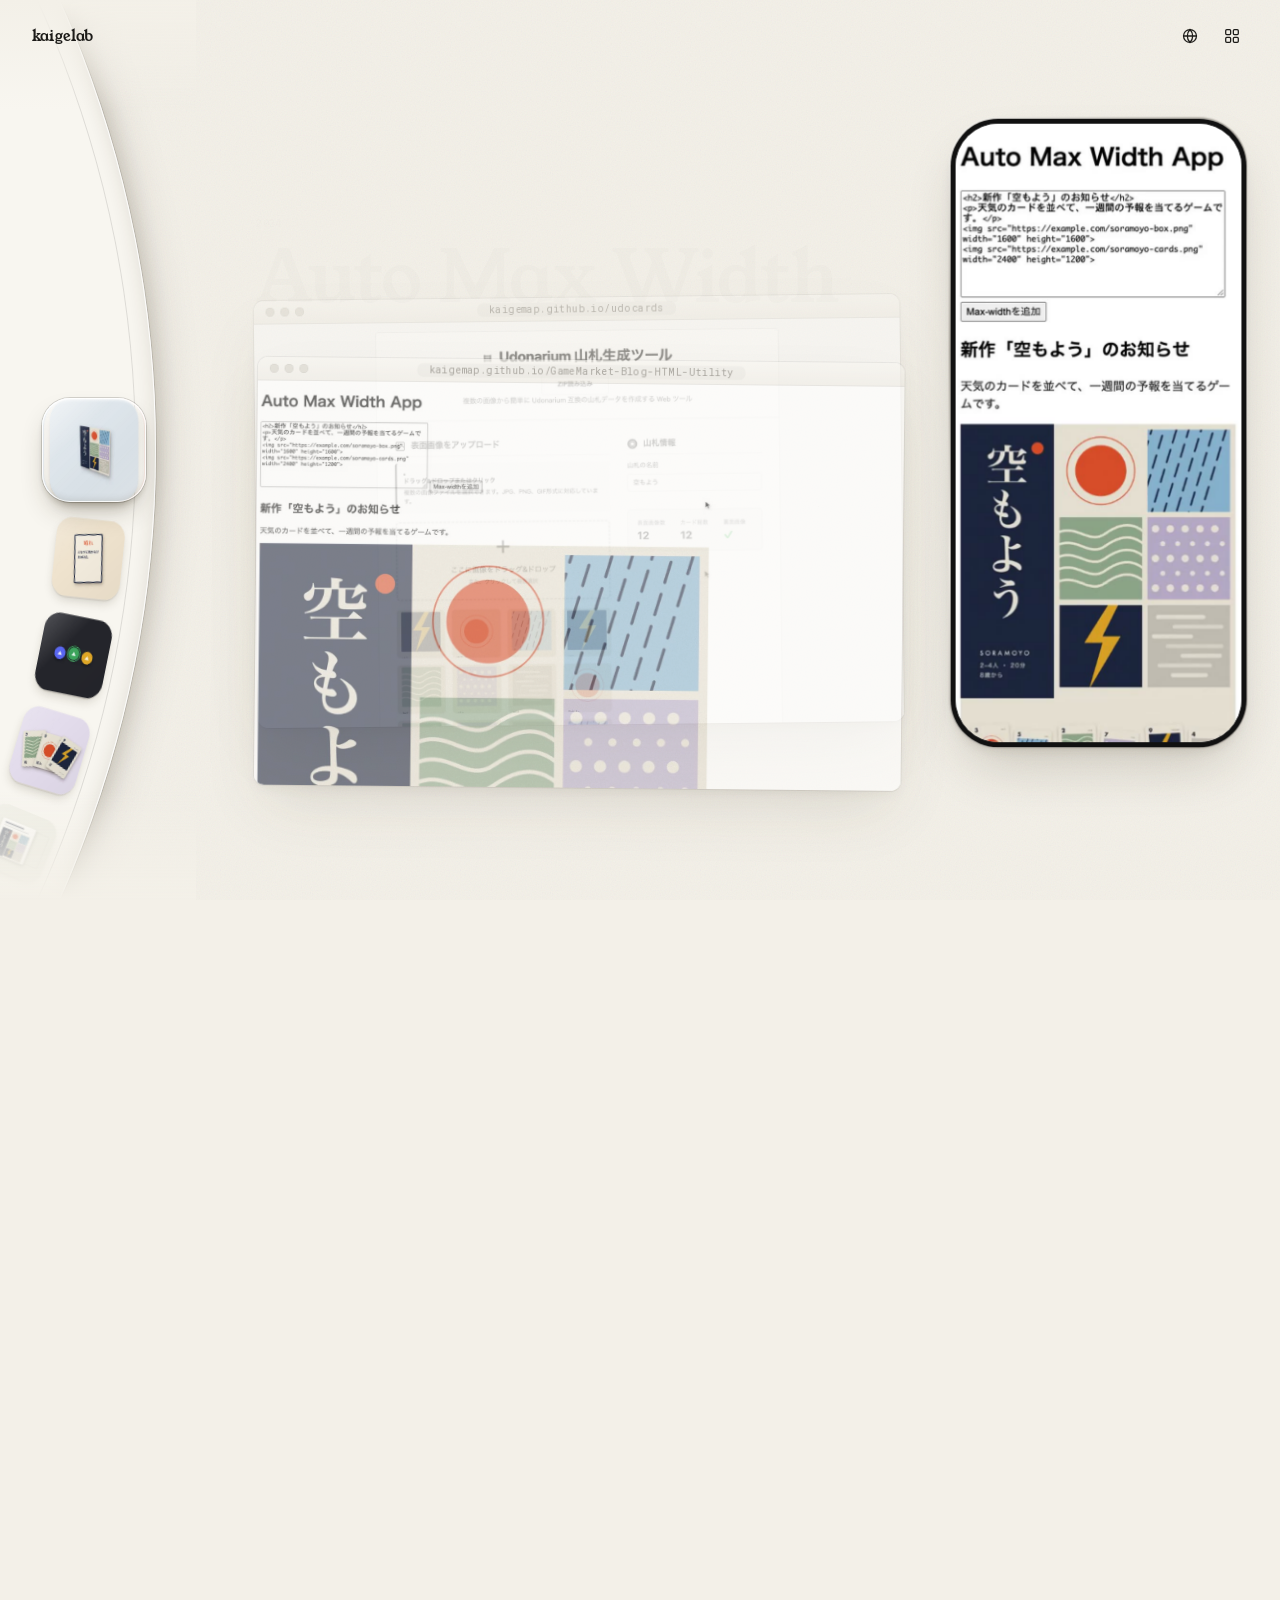
<file: index.html>
<!doctype html>
<html lang="ja">
  <head>
    <meta charset="utf-8">
    <meta name="viewport" content="width=device-width, initial-scale=1, viewport-fit=cover">
    <meta http-equiv="Content-Security-Policy" content="default-src 'self'; script-src 'self'; style-src 'self' 'unsafe-inline'; img-src 'self' data:; media-src 'self'; font-src 'self'; connect-src 'self'; object-src 'none'; base-uri 'none'; form-action 'none'; require-trusted-types-for 'script'; trusted-types 'none'">
    <meta name="referrer" content="strict-origin-when-cross-origin">
    <title>kaigelab</title>
    <meta name="description" content="Small browser tools by kaigemap, shown running on a PC and a phone.">
    <meta property="og:title" content="kaigelab">
    <meta property="og:description" content="Small browser tools by kaigemap">
    <meta property="og:type" content="website">
    <meta property="og:url" content="https://kaigemap.github.io/">
    <meta property="og:image" content="https://kaigemap.github.io/media/hakogazou.jpg">
    <meta name="twitter:card" content="summary_large_image">
    <meta name="theme-color" content="#F3F0E8" media="(prefers-color-scheme: light)">
    <meta name="theme-color" content="#161513" media="(prefers-color-scheme: dark)">
    <link rel="icon" href="favicon.svg" type="image/svg+xml">
    <link rel="alternate" hreflang="ja" href="https://kaigemap.github.io/?lang=ja">
    <link rel="alternate" hreflang="en" href="https://kaigemap.github.io/?lang=en">
    <link rel="alternate" hreflang="es" href="https://kaigemap.github.io/?lang=es">
    <link rel="alternate" hreflang="ko" href="https://kaigemap.github.io/?lang=ko">
    <link rel="alternate" hreflang="x-default" href="https://kaigemap.github.io/">
    <link rel="preload" href="fonts/YoungSerif-Regular.ttf" as="font" type="font/ttf" crossorigin>
    <link rel="stylesheet" href="css/site.css">
    <script type="module" src="js/main.js"></script>
  </head>
  <body data-view="dial">
    <header class="bar">
      <a class="brand" href="./">kaigelab</a>
      <div class="tools">
        <div class="lang">
          <button type="button" class="icon-btn" id="lang-btn" aria-haspopup="menu" aria-expanded="false" data-tip-align="end">
            <svg viewBox="0 0 20 20" aria-hidden="true"><circle cx="10" cy="10" r="7.2"/><path d="M2.8 10h14.4M10 2.8c2 2.1 3 4.5 3 7.2s-1 5.1-3 7.2M10 2.8c-2 2.1-3 4.5-3 7.2s1 5.1 3 7.2"/></svg>
          </button>
          <div class="lang-menu" id="lang-menu" role="menu" hidden></div>
        </div>
        <button type="button" class="icon-btn" id="view-btn" data-tip-align="end">
          <svg class="i-wall" viewBox="0 0 20 20" aria-hidden="true"><rect x="3" y="3" width="5.5" height="5.5" rx="1.2"/><rect x="11.5" y="3" width="5.5" height="5.5" rx="1.2"/><rect x="3" y="11.5" width="5.5" height="5.5" rx="1.2"/><rect x="11.5" y="11.5" width="5.5" height="5.5" rx="1.2"/></svg>
          <svg class="i-dial" viewBox="0 0 20 20" aria-hidden="true"><rect x="2.2" y="5.2" width="11" height="8.2" rx="1.4"/><path d="M5.5 15.8h4.4"/><rect x="14.8" y="4.2" width="3.6" height="10.6" rx="1.1"/></svg>
        </button>
      </div>
    </header>

    <main>
      <h1 class="sr-only">kaigelab</h1>

      <section class="stage" id="stage" aria-roledescription="carousel">
        <div class="dial" id="dial">
          <div class="wheel" aria-hidden="true"></div>
          <div class="slots" id="slots" role="group"></div>
          <div class="fade fade-a" aria-hidden="true"></div>
          <div class="fade fade-b" aria-hidden="true"></div>
          <div class="loupe" aria-hidden="true"></div>
        </div>
        <div class="pairs" id="pairs"></div>
        <div class="caption" id="caption" aria-live="polite">
          <p class="desc"><span id="desc"></span><a class="icon-btn open" id="open" href="#" data-tip-pos="top"><svg viewBox="0 0 20 20" aria-hidden="true"><path d="M8.5 4.5H5.2A1.7 1.7 0 0 0 3.5 6.2v8.6c0 .9.8 1.7 1.7 1.7h8.6c.9 0 1.7-.8 1.7-1.7v-3.3M11.5 3.5h5v5M16.2 3.8 9.5 10.5"/></svg></a></p>
          <p class="why" id="why"></p>
        </div>
      </section>
      <div class="scroller" id="scroller" aria-hidden="true"></div>

      <section class="wall" id="wall" hidden></section>
    </main>

    <template id="t-pc">
      <div class="pc">
        <div class="pc-bar">
          <span class="dots" aria-hidden="true"><i></i><i></i><i></i></span>
          <span class="url"><span class="url-text"></span></span>
        </div>
        <div class="screen pc-screen"><img class="poster" alt="" decoding="async"></div>
      </div>
    </template>
    <template id="t-phone">
      <div class="phone"><div class="bezel"><div class="screen phone-screen"><img class="poster" alt="" decoding="async"></div></div></div>
    </template>
    <template id="t-title">
      <div class="title">
        <p class="meta"><span class="year"></span></p>
        <h2 class="name"></h2>
      </div>
    </template>
    <template id="t-tile">
      <div class="slot">
        <div class="tile-pos">
          <button type="button" class="tile">
            <span class="tile-in">
              <span class="tile-face"></span>
              <span class="tile-lift" aria-hidden="true"></span>
              <span class="tile-light" aria-hidden="true"></span>
            </span>
          </button>
        </div>
      </div>
    </template>

    <noscript>
      <ul class="noscript">
        <li><a href="https://kaigemap.github.io/hakogazou/">hakogazou</a></li>
        <li><a href="https://kaigemap.github.io/zatsucard/">zatsucard</a></li>
        <li><a href="https://kaigemap.github.io/discord-streamkit-layer/">DiscordPyoko</a></li>
        <li><a href="https://kaigemap.github.io/udocards/">udocards</a></li>
        <li><a href="https://kaigemap.github.io/GameMarket-Blog-HTML-Utility/">Auto Max Width</a></li>
        <li><a href="https://kaigemap.github.io/BrowserSenkou/">BrowserSenkou</a></li>
        <li><a href="https://sticker-sheet-simulator.pages.dev/">Sticker Sheet Simulator</a></li>
        <li><a href="https://fuchimoji.pages.dev/">fuchimoji</a></li>
        <li><a href="https://sticker-split.pages.dev/">Sticker Split</a></li>
        <li><a href="https://ocbox.pages.dev/">OCBOX</a></li>
        <li><a href="https://github.com/kaigemap/claude-skill-decision-board">decision-board</a></li>
        <li><a href="https://github.com/kaigemap/claude-skill-speak-notify">speak-notify</a></li>
      </ul>
    </noscript>
  </body>
</html>
</file>
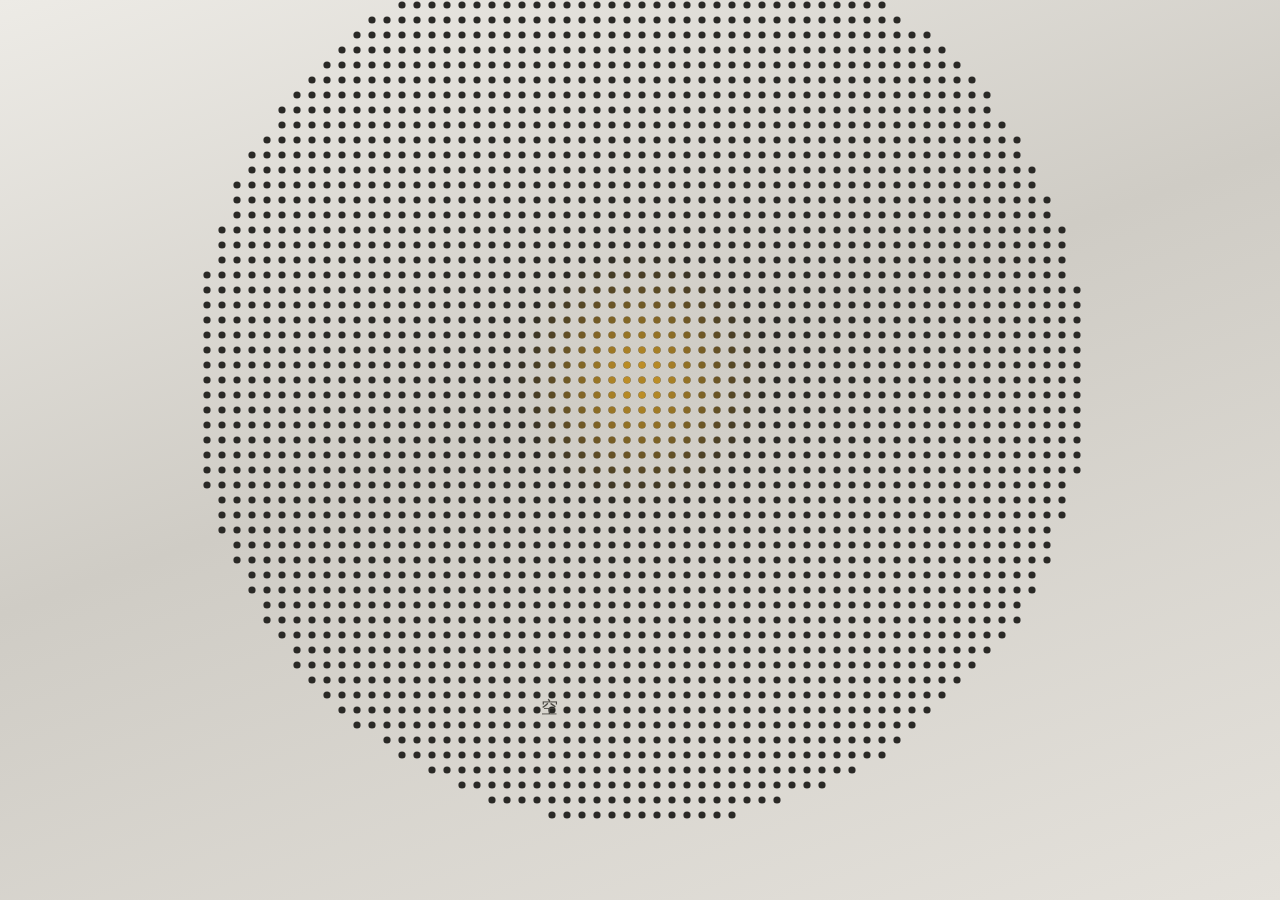
<file: tools/record/scenes/speak-notify-phone.html>
<!doctype html>
<meta charset="utf-8">
<title>speak-notify (speaker plate, for the recording)</title>
<!-- A metal speaker plate. The holes light up from the centre outwards, once per spoken beat. -->
<style>
  html, body { margin: 0; height: 100%; }
  body { background: linear-gradient(160deg, #EDEBE6, #CFCCC5 45%, #E4E1DB); display: grid; place-items: center; overflow: hidden; }
  canvas { position: absolute; inset: 0; width: 100%; height: 100%; }
  .words { position: absolute; left: 0; right: 0; bottom: 18%; text-align: center; font: 17px/1.6 ui-monospace, "SF Mono", Menlo, monospace; letter-spacing: .06em; color: #4A4843; min-height: 1.6em; }
  .words span { opacity: 0; transition: opacity .2s; }
  .words span.on { opacity: 1; }
</style>
<canvas id="c"></canvas>
<p class="words" id="w"></p>
<script>
  const text = '空もよう、終わりました'
  const w = document.getElementById('w')
  const spans = [...text].map((ch) => { const s = document.createElement('span'); s.textContent = ch; w.append(s); return s })
  const c = document.getElementById('c')
  const ctx = c.getContext('2d')
  const dpr = devicePixelRatio || 1
  const W = innerWidth, H = innerHeight
  c.width = W * dpr; c.height = H * dpr; ctx.scale(dpr, dpr)
  const cx = W / 2, cy = H * 0.42, R = W * 0.35
  const holes = []
  for (let y = cy - R; y <= cy + R; y += 15) for (let x = cx - R; x <= cx + R; x += 15) {
    const d = Math.hypot(x - cx, y - cy)
    if (d <= R) holes.push([x, y, d / R])
  }
  // beats: one per character, starting at 1.2 s
  const beats = [...text].map((_, i) => 1200 + i * 330)
  const t0 = performance.now()
  function frame(now) {
    const t = now - t0
    ctx.clearRect(0, 0, W, H)
    let glow = 0
    for (const b of beats) {
      const k = (t - b) / 400
      if (k >= 0 && k <= 1) glow = Math.max(glow, 1)
    }
    for (const [x, y, r] of holes) {
      let g = 0
      for (const b of beats) {
        const k = (t - b) / 400 // the ring travels from the centre to the rim in 400 ms
        if (k < 0 || k > 1.2) continue
        g = Math.max(g, Math.max(0, 1 - Math.abs(r - k) * 4) * 0.8)
      }
      ctx.beginPath()
      ctx.arc(x, y, 3.6, 0, Math.PI * 2)
      ctx.fillStyle = '#2A2926'
      ctx.fill()
      if (g > 0) { ctx.fillStyle = `rgba(227,169,39,${g.toFixed(3)})`; ctx.fill() }
    }
    spans.forEach((s, i) => s.classList.toggle('on', t > beats[i] && t < 8200))
    requestAnimationFrame(frame)
  }
  requestAnimationFrame(frame)
</script>
</file>
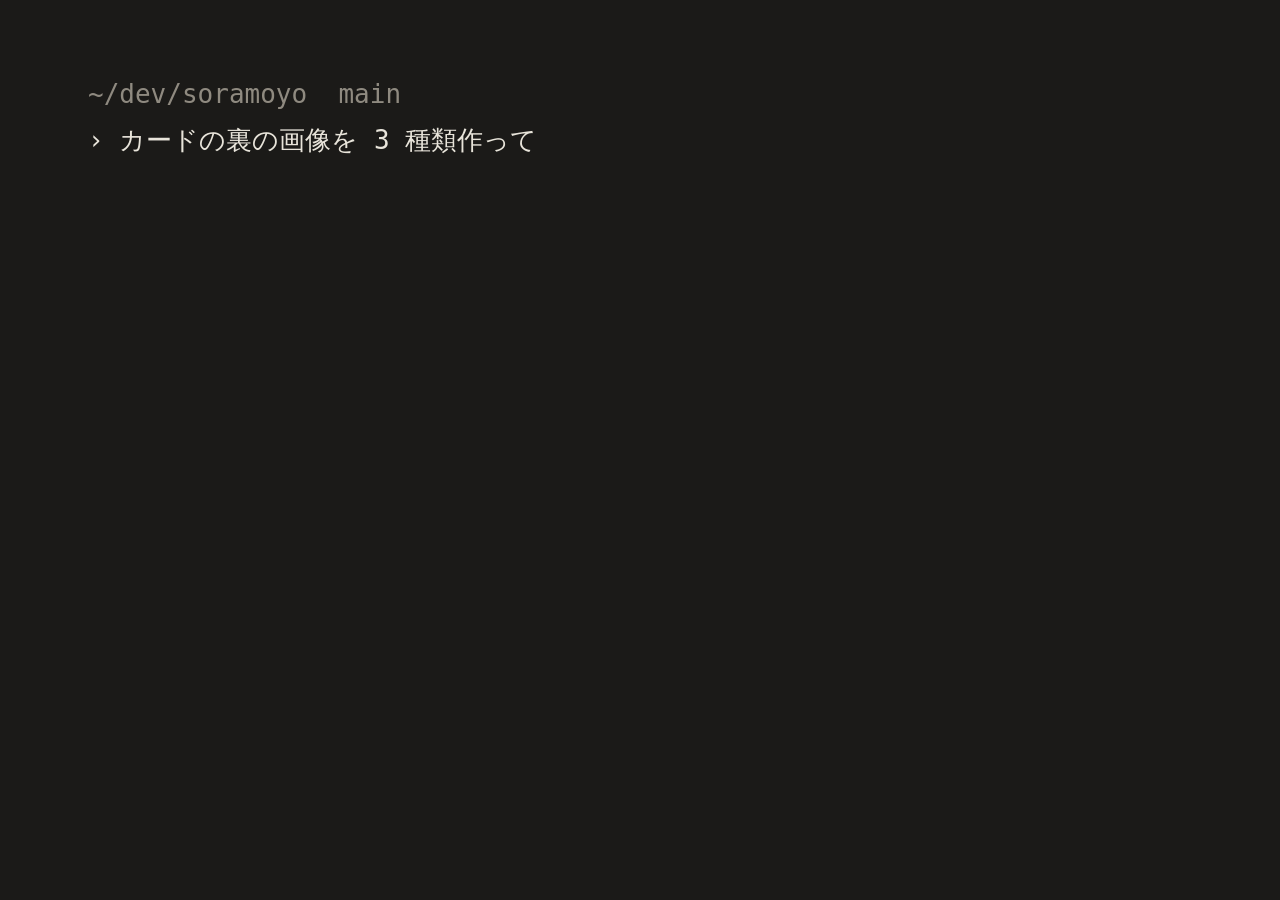
<file: tools/record/scenes/speak-notify.html>
<!doctype html>
<meta charset="utf-8">
<title>speak-notify (terminal, for the recording)</title>
<!-- A made-up terminal session for the recording (not a real one): a task finishes and the project name is spoken. -->
<style>
  html, body { margin: 0; height: 100%; background: #1B1A18; }
  body { font: 26px/1.75 ui-monospace, "SF Mono", Menlo, monospace; color: #E8E4DA; padding: 72px 88px; box-sizing: border-box; -webkit-font-smoothing: antialiased; }
  .line { white-space: pre; opacity: 0; transform: translateY(4px); transition: opacity .25s, transform .25s; }
  .line.on { opacity: 1; transform: none; }
  .dim { color: #8F8A80; }
  .ok { color: #93AD8E; }
  .say { color: #E3A927; margin-top: 18px; display: flex; align-items: center; gap: 14px; }
  .wave { display: inline-flex; gap: 5px; align-items: center; height: 26px; }
  .wave i { width: 5px; height: 6px; border-radius: 2px; background: #E3A927; }
  .say.on .wave i { animation: w .8s ease-in-out infinite; }
  .wave i:nth-child(2) { animation-delay: .1s !important; } .wave i:nth-child(3) { animation-delay: .2s !important; } .wave i:nth-child(4) { animation-delay: .3s !important; }
  @keyframes w { 50% { height: 26px; } }
  .caret { display: inline-block; width: 13px; height: 28px; background: #E8E4DA; vertical-align: -3px; animation: b 1s steps(1) infinite; }
  @keyframes b { 50% { opacity: 0; } }
</style>
<div class="line dim">~/dev/soramoyo  main</div>
<div class="line">› カードの裏の画像を 3 種類作って</div>
<div class="line"> </div>
<div class="line"><span class="ok">  ✓</span> card-back-1.png を書き出しました</div>
<div class="line"><span class="ok">  ✓</span> card-back-2.png を書き出しました</div>
<div class="line"><span class="ok">  ✓</span> card-back-3.png を書き出しました</div>
<div class="line"> </div>
<div class="line">  終わりました。3 枚とも images/ にあります。</div>
<div class="line say"><span class="wave"><i></i><i></i><i></i><i></i></span>speak-notify: 「空もよう、終わりました」</div>
<div class="line">› <span class="caret"></span></div>
<script>
  const lines = [...document.querySelectorAll('.line')]
  const at = [200, 700, 900, 1500, 1900, 2300, 2500, 3000, 3700, 6200]
  lines.forEach((l, i) => setTimeout(() => l.classList.add('on'), at[i]))
  setTimeout(() => document.querySelector('.say').classList.remove('on'), 6000)
</script>
</file>
<file: css/site.css>
/* kaigelab. Design: docs/DESIGN.md. Positions come from js/main.js as CSS variables on #stage. */

@font-face {
  font-family: "Young Serif";
  src: url("../fonts/YoungSerif-Regular.ttf") format("truetype");
  font-weight: 400;
  font-display: swap;
}
@font-face {
  font-family: "Roboto Mono";
  src: url("../fonts/RobotoMono-Regular-ascii.woff2") format("woff2");
  font-weight: 400;
  font-display: swap;
  unicode-range: U+20-7E;
}

:root {
  color-scheme: light dark;
  --paper: #F3F0E8;
  --paper-2: #ECE8DE;
  --wheel: #F8F6F0;
  --ink: #1C1B18;
  --ink-2: #6F6B62;
  --ink-3: #A39E93;
  --line: rgba(28, 27, 24, .12);
  --shadow-rgb: 50, 40, 20;
  --win: #FFFFFF;
  --win-bar: linear-gradient(#F7F5F0, #EEEBE4);
  --metal: linear-gradient(145deg, #F6F4EF, #B4B0A7 28%, #ECE9E2 52%, #8F8B83 100%);
  --rim-light: rgba(255, 255, 255, .9);
  --grain-opacity: .07;
  --sh-device: 0 1px 1px rgba(var(--shadow-rgb), .05), 0 6px 12px -4px rgba(var(--shadow-rgb), .10), 0 28px 56px -16px rgba(var(--shadow-rgb), .22);
  --win-edge: 0 0 0 1px rgba(28, 27, 24, .10);
  --serif: "Young Serif", "Iowan Old Style", Georgia, serif;
  --mono: "Roboto Mono", ui-monospace, Menlo, Consolas, monospace;
  --sans: -apple-system, BlinkMacSystemFont, "Hiragino Sans", "Yu Gothic UI", "Apple SD Gothic Neo", "Malgun Gothic", "Noto Sans JP", "Noto Sans KR", "Segoe UI", sans-serif;
  --mincho: "Iowan Old Style", Georgia, "AppleMyungjo", "Batang", serif; /* the reason in en / es / ko; Japanese uses the gothic */
}

@media (prefers-color-scheme: dark) {
  :root {
    --paper: #161513;
    --paper-2: #1D1C19;
    --wheel: #201F1C;
    --ink: #ECE8DF;
    --ink-2: #A29D92;
    --ink-3: #6E6A61;
    --line: rgba(236, 232, 223, .12);
    --shadow-rgb: 0, 0, 0;
    --win: #232220;
    --win-bar: linear-gradient(#2B2A27, #252421);
    --metal: linear-gradient(145deg, #6B6862, #2E2D2A 28%, #57544F 52%, #1F1E1C 100%);
    --rim-light: rgba(255, 255, 255, .06);
    --grain-opacity: .05;
    --sh-device: 0 1px 1px rgba(0, 0, 0, .30), 0 6px 12px -4px rgba(0, 0, 0, .40), 0 28px 56px -16px rgba(0, 0, 0, .60);
    --win-edge: 0 0 0 1px rgba(255, 255, 255, .07);
  }
  .tile-face img { filter: brightness(.92); }
}

* { box-sizing: border-box; }
html { -webkit-text-size-adjust: 100%; }
body {
  margin: 0;
  background: var(--paper);
  color: var(--ink);
  font-family: var(--sans);
  font-size: 13px;
  line-height: 1.6;
  -webkit-font-smoothing: antialiased;
  -webkit-tap-highlight-color: transparent;
}
/* the dial view is a long page of invisible sections, one per item; the stage stays fixed on top */
html[data-view="dial"] { overscroll-behavior-y: none; }
.scroller { position: relative; z-index: 0; }
.scroller .snap { height: 100svh; }
html[data-view="wall"] .scroller { display: none; }
/* paper grain, under everything */
body::before {
  content: "";
  position: fixed;
  inset: 0;
  z-index: -1;
  pointer-events: none;
  opacity: var(--grain-opacity);
  background-image: url("data:image/svg+xml,%3Csvg xmlns='http://www.w3.org/2000/svg' width='240' height='240'%3E%3Cfilter id='n'%3E%3CfeTurbulence type='fractalNoise' baseFrequency='.8' numOctaves='2' stitchTiles='stitch'/%3E%3C/filter%3E%3Crect width='240' height='240' filter='url(%23n)'/%3E%3C/svg%3E");
}
:lang(ko) { word-break: keep-all; }
/* the reason is set in a serif for the other languages, but Japanese stays in the same gothic as everything else */
:lang(ja) .why, :lang(ja) .w-why { font-family: var(--sans); letter-spacing: 0; }
:lang(ja) { line-break: strict; }
a { color: inherit; }
button { font: inherit; color: inherit; }
p, h1, h2 { margin: 0; }
:focus-visible { outline: 2px solid var(--ink); outline-offset: 3px; border-radius: 4px; }
.sr-only { position: absolute; width: 1px; height: 1px; overflow: hidden; clip-path: inset(50%); white-space: nowrap; }

/* ---------- header ---------- */

.bar {
  position: fixed;
  inset: 0 0 auto;
  z-index: 50;
  display: flex;
  align-items: center;
  justify-content: space-between;
  height: 64px;
  padding: 8px var(--m, 32px) 0;
  pointer-events: none;
}
.bar > * { pointer-events: auto; }
body[data-view="wall"] .bar { background: color-mix(in srgb, var(--paper) 90%, transparent); backdrop-filter: blur(10px); -webkit-backdrop-filter: blur(10px); }
.brand { font-family: var(--serif); font-size: 15px; text-decoration: none; letter-spacing: 0; }
.tools { display: flex; align-items: center; gap: 10px; }
.lang { position: relative; }
.icon-btn {
  display: grid;
  place-items: center;
  min-width: 32px;
  height: 32px;
  padding: 0 6px;
  border: 0;
  border-radius: 8px;
  background: transparent;
  cursor: pointer;
}
.icon-btn svg { width: 18px; height: 18px; fill: none; stroke: var(--ink); stroke-width: 1.4; stroke-linecap: round; stroke-linejoin: round; }
body[data-view="dial"] .i-dial, body[data-view="wall"] .i-wall { display: none; }
@media (hover: hover) { .icon-btn:hover { background: var(--line); } }
.icon-btn.menu-open { background: var(--line); }
.lang-menu {
  position: absolute;
  right: 0;
  top: 38px;
  min-width: 132px;
  padding: 6px;
  border-radius: 12px;
  background: var(--paper-2);
  box-shadow: 0 0 0 1px var(--line), 0 12px 28px -8px rgba(var(--shadow-rgb), .3);
  transform-origin: top right;
  animation: menu-in .22s cubic-bezier(.2, .9, .3, 1.2);
}
@keyframes menu-in { from { opacity: 0; transform: scale(.94) translateY(-4px); } }
.lang-menu button {
  display: flex;
  justify-content: space-between;
  gap: 16px;
  width: 100%;
  padding: 7px 10px;
  border: 0;
  border-radius: 7px;
  background: transparent;
  text-align: left;
  font-size: 13px;
  cursor: pointer;
}
.lang-menu button[aria-checked="true"]::after { content: ""; width: 6px; height: 6px; margin: auto 0; border-radius: 50%; background: var(--ink); }
@media (hover: hover) { .lang-menu button:hover { background: var(--line); } }

/* ---------- tooltips for icon buttons (text from data-tip, set per language) ---------- */

[data-tip] { position: relative; }
[data-tip]::after {
  content: attr(data-tip);
  position: absolute;
  left: 50%;
  top: calc(100% + 8px);
  z-index: 100;
  padding: 5px 9px;
  border-radius: 7px;
  background: var(--ink);
  color: var(--paper);
  font-family: var(--sans);
  font-size: 11px;
  font-weight: 500;
  line-height: 1.3;
  letter-spacing: 0;
  white-space: nowrap;
  pointer-events: none;
  opacity: 0;
  transform: translate(-50%, -3px);
  transition: opacity .14s ease-out, transform .18s cubic-bezier(.2, .9, .3, 1.2);
}
[data-tip][data-tip-pos="top"]::after { top: auto; bottom: calc(100% + 8px); transform: translate(-50%, 3px); }
[data-tip][data-tip-align="end"]::after { left: auto; right: 0; transform: translateY(-3px); }
@media (hover: hover) {
  [data-tip]:hover::after { opacity: 1; transform: translate(-50%, 0); transition-delay: .25s; }
  [data-tip][data-tip-align="end"]:hover::after { transform: none; }
}
[data-tip]:focus-visible::after { opacity: 1; transform: translate(-50%, 0); }
[data-tip][data-tip-align="end"]:focus-visible::after { transform: none; }
.icon-btn.menu-open::after { display: none; }
.tile-tip {
  position: fixed;
  left: 0;
  top: 0;
  z-index: 100;
  padding: 5px 9px;
  border-radius: 7px;
  background: var(--ink);
  color: var(--paper);
  font-size: 11px;
  line-height: 1.3;
  white-space: nowrap;
  pointer-events: none;
  opacity: 0;
  transition: opacity .14s ease-out;
}
.tile-tip.on { opacity: 1; transition-delay: .2s; }

/* ---------- stage ---------- */

.stage {
  position: fixed;
  inset: 0;
  z-index: 1;
  height: 100svh;
  overflow: hidden;
  user-select: none;
  -webkit-user-select: none;
}
body[data-view="wall"] .stage { display: none; }
body:not(.ready) .stage { visibility: hidden; }

/* the dial */
.dial { position: absolute; inset: 0; contain: layout paint; pointer-events: none; }
.wheel {
  position: absolute;
  left: calc(var(--cx) - var(--R));
  top: calc(var(--cy) - var(--R));
  width: calc(var(--R) * 2);
  height: calc(var(--R) * 2);
  border-radius: 50%;
  background: var(--wheel);
  box-shadow: inset 0 0 0 1px var(--rim-light), inset -14px 0 24px -18px rgba(var(--shadow-rgb), .18), 0 0 0 1px var(--line),
    6px 0 24px -6px rgba(var(--shadow-rgb), .18), 18px 0 48px -18px rgba(var(--shadow-rgb), .18);
  pointer-events: auto;
  touch-action: none; /* the reel takes the finger itself */
  cursor: grab;
}
.stage.grabbing, .stage.grabbing .wheel, .stage.grabbing .tile { cursor: grabbing; }
.wheel::after { content: ""; position: absolute; inset: 20px; border-radius: 50%; box-shadow: inset 0 0 0 1px var(--line); }
.stage[data-shape="tall"] .wheel {
  box-shadow: inset 0 0 0 1px var(--rim-light), inset 0 14px 24px -18px rgba(var(--shadow-rgb), .18), 0 0 0 1px var(--line),
    0 -6px 24px -6px rgba(var(--shadow-rgb), .18), 0 -18px 48px -18px rgba(var(--shadow-rgb), .18);
}

.slots { position: absolute; left: var(--cx); top: var(--cy); width: 0; height: 0; }
.slot { position: absolute; left: 0; top: 0; width: 0; height: 0; will-change: transform; }

.tile-pos {
  position: absolute;
  left: calc(var(--rt) - var(--tile) / 2);
  top: calc(var(--tile) / -2);
  width: var(--tile);
  height: var(--tile);
  will-change: transform;
}
.tile {
  position: absolute;
  inset: 0;
  padding: 0;
  border: 0;
  border-radius: 22%;
  background: transparent;
  cursor: pointer;
  pointer-events: auto;
  touch-action: none;
  will-change: transform;
}
.tile::before { /* the deep shadow under a lifted tile */
  content: "";
  position: absolute;
  inset: 0;
  border-radius: inherit;
  box-shadow: 0 12px 22px -6px rgba(var(--shadow-rgb), .34);
  opacity: var(--lift, 0);
}
.tile-in {
  position: absolute;
  inset: 0;
  overflow: hidden;
  border-radius: 22%;
  background: var(--paper-2);
  box-shadow: inset 0 1px 0 rgba(255, 255, 255, .55), inset 0 -2px 0 rgba(0, 0, 0, .07),
    0 1px 1px rgba(var(--shadow-rgb), .10), 0 5px 10px -3px rgba(var(--shadow-rgb), .22);
}
.stage[data-shape="tall"] .tile-in { transform: rotate(90deg); }
.tile-face { position: absolute; inset: 0; display: grid; place-items: center; font-family: var(--serif); font-size: 26px; color: var(--ink); }
.tile-face img { width: 100%; height: 100%; object-fit: cover; -webkit-user-drag: none; }
.tile-light {
  position: absolute;
  inset: -25%;
  background: linear-gradient(140deg, rgba(255, 255, 255, .34), rgba(255, 255, 255, 0) 42%, rgba(0, 0, 0, .05));
  will-change: transform;
}
.tile-lift { display: none; }

.loupe {
  position: absolute;
  width: var(--loupe);
  height: var(--loupe);
  left: calc(var(--cx) + var(--rt) - var(--loupe) / 2);
  top: calc(var(--cy) - var(--loupe) / 2);
  border-radius: 27%;
  background: linear-gradient(135deg, rgba(255, 255, 255, .55) 0%, rgba(255, 255, 255, .08) 34%, rgba(255, 255, 255, 0) 62%, rgba(255, 255, 255, .22) 100%);
  box-shadow: inset 0 0 0 1px rgba(255, 255, 255, .85), inset 0 2px 3px rgba(255, 255, 255, .9), inset 0 -3px 6px rgba(40, 30, 10, .10),
    inset 2px 0 0 rgba(90, 170, 255, .10), inset -2px 0 0 rgba(255, 120, 90, .10),
    0 0 0 1px rgba(28, 27, 24, .16), 0 3px 5px rgba(50, 40, 20, .12), 0 14px 28px -8px rgba(50, 40, 20, .30);
  pointer-events: none;
}
.stage[data-shape="tall"] .loupe { left: calc(var(--cx) - var(--loupe) / 2); top: calc(var(--cy) - var(--rt) - var(--loupe) / 2); }
@media (prefers-color-scheme: dark) {
  .loupe { background: linear-gradient(135deg, rgba(255, 255, 255, .16) 0%, rgba(255, 255, 255, .03) 34%, rgba(255, 255, 255, 0) 62%, rgba(255, 255, 255, .08) 100%);
    box-shadow: inset 0 0 0 1px rgba(255, 255, 255, .22), inset 0 2px 3px rgba(255, 255, 255, .18), 0 0 0 1px rgba(0, 0, 0, .5), 0 14px 28px -8px rgba(0, 0, 0, .6); }
}


.fade { position: absolute; pointer-events: none; }
.fade-a { left: 0; top: 0; width: calc(var(--cx) + var(--R) + 40px); height: 110px; background: linear-gradient(var(--paper), transparent); }
.fade-b { left: 0; bottom: 0; width: calc(var(--cx) + var(--R) + 40px); height: 110px; background: linear-gradient(transparent, var(--paper)); }
.stage[data-shape="tall"] .fade-a { top: calc(var(--cy) - var(--R) - 24px); bottom: 0; height: auto; width: 56px; background: linear-gradient(90deg, var(--paper), transparent); }
.stage[data-shape="tall"] .fade-b { left: auto; right: 0; top: calc(var(--cy) - var(--R) - 24px); bottom: 0; height: auto; width: 56px; background: linear-gradient(270deg, var(--paper), transparent); }

/* ---------- PC and phone frames ---------- */

.pairs { position: absolute; inset: 0; pointer-events: none; }
.pair > * { position: absolute; visibility: hidden; will-change: transform, opacity; }
.pair.on > * { visibility: visible; }
.stage .pc { left: var(--pcL); top: var(--pcT); width: var(--pcW); height: var(--pcH); }
.stage .phone { left: var(--phL); top: var(--phT); width: var(--phW); height: var(--phOH); }
.stage .title { left: var(--tL); top: var(--tT); width: var(--tW); }

.pc {
  overflow: hidden;
  border-radius: 10px;
  background: var(--win);
  box-shadow: var(--win-edge), var(--sh-device);
  pointer-events: auto;
}
.stage[data-shape="tall"] .pc { border-radius: 8px; }
.pc-bar {
  position: relative;
  display: flex;
  align-items: center;
  height: var(--bar, 28px);
  padding: 0 12px;
  background: var(--win-bar);
  border-bottom: 1px solid var(--line);
}
.dots { display: flex; gap: 6px; }
.dots i { width: 9px; height: 9px; border-radius: 50%; background: #D5D1C7; box-shadow: inset 0 0 0 .5px rgba(0, 0, 0, .12); }
@media (prefers-color-scheme: dark) { .dots i { background: #45433F; } }
.stage[data-shape="tall"] .dots { gap: 4px; }
.stage[data-shape="tall"] .dots i { width: 6px; height: 6px; }
.url {
  position: absolute;
  left: 50%;
  top: 50%;
  display: flex;
  align-items: center;
  gap: 6px;
  max-width: 70%;
  height: 64%;
  padding: 0 12px;
  border-radius: 6px;
  background: rgba(28, 27, 24, .05);
  font-family: var(--mono);
  font-size: 10px;
  letter-spacing: .04em;
  color: var(--ink-2);
  text-decoration: none;
  white-space: nowrap;
  transform: translate(-50%, -50%);
  pointer-events: none;
}
.url-text { overflow: hidden; text-overflow: ellipsis; }
.stage[data-shape="tall"] .url { font-size: 8px; padding: 0 8px; }
.screen { position: relative; overflow: hidden; background: #fff; }
.pc-screen { position: absolute; left: 0; right: 0; bottom: 0; top: var(--bar, 28px); cursor: pointer; }
.screen img, .screen video { position: absolute; inset: 0; width: 100%; height: 100%; object-fit: cover; -webkit-user-drag: none; }
.screen video { opacity: 0; transition: opacity .28s ease-out; }
.screen.playing video { opacity: 1; }
.screen.leaving video { opacity: 0; transition-duration: .16s; }

.phone {
  padding: 1.5px;
  border-radius: calc(var(--phR, 40px) + 6px);
  background: var(--metal);
  box-shadow: var(--sh-device);
  pointer-events: auto;
}
.phone .bezel { height: 100%; padding: var(--bezel, 5px); border-radius: calc(var(--phR, 40px) + 4.5px); background: #111; }
.phone-screen { height: 100%; border-radius: var(--phR, 40px); cursor: pointer; }
.phone.missing { padding: 0; background: none; box-shadow: none; border: 1px dashed var(--ink-3); }
/* speak-notify has no screen: a metal speaker plate stands where the phone would be (§9.6) */
.phone.speaker .bezel { padding: 0; background: none; }
.phone.speaker .phone-screen { border-radius: calc(var(--phR, 40px) + 4.5px); background: #E4E1DB; }
.phone.missing .bezel { display: none; }

.play-mark { display: none; }
body.reduced .screen.has-video .play-mark {
  position: absolute;
  right: 10px;
  bottom: 10px;
  display: grid;
  place-items: center;
  width: 28px;
  height: 28px;
  border-radius: 50%;
  background: rgba(20, 20, 20, .55);
}
body.reduced .screen.playing .play-mark { display: none; }
.play-mark::before { content: ""; width: 9px; height: 10px; margin-left: 2px; background: #fff; clip-path: polygon(0 0, 100% 50%, 0 100%); }

/* names */
.title { pointer-events: none; }
.meta { display: flex; gap: 14px; font-family: var(--mono); font-size: 10px; letter-spacing: .06em; color: var(--ink-2); font-variant-numeric: tabular-nums; }
.name {
  margin-top: 10px;
  font-family: var(--serif);
  font-weight: 400;
  font-size: var(--ns, 64px);
  line-height: 1;
  letter-spacing: -.015em;
  white-space: nowrap;
  overflow-wrap: normal;
  hyphens: none;
}
.stage[data-shape="tall"] .name { margin-top: 8px; }

/* one-line description and the reason */
.caption { position: absolute; inset: 0; pointer-events: none; }
.desc, .why { position: absolute; opacity: 0; transition: opacity .26s ease-out; }
.caption.shown .desc, .caption.shown .why { opacity: 1; }
.caption.moving .desc, .caption.moving .why { opacity: 0; transition-duration: .1s; }
.desc { left: var(--dL); top: var(--dT); width: var(--dW); display: flex; gap: 10px; align-items: baseline; font-size: 13px; line-height: 1.6; }
.desc .open { flex: none; min-width: 28px; height: 28px; margin: -5px 0 -5px 2px; pointer-events: auto; }
.open svg { width: 16px; height: 16px; stroke: var(--ink-2); }
@media (hover: hover) { .open:hover svg { stroke: var(--ink); } }
.why {
  left: var(--wL);
  top: var(--wT);
  width: var(--wW);
  font-family: var(--mincho);
  font-size: 13px;
  line-height: 1.85;
  letter-spacing: .02em;
  color: var(--ink-2);
  white-space: pre-line;
  display: -webkit-box;
  -webkit-box-orient: vertical;
  -webkit-line-clamp: var(--whyLines, 3);
  overflow: hidden;
}
.stage[data-shape="tall"] .why { font-size: 12px; }
/* a long reason can be opened in full: the clamped lines end in an ellipsis, and a tap opens a card in place */
.why.more { pointer-events: auto; cursor: pointer; border-radius: 6px; transition: opacity .26s ease-out, color .2s; }
@media (hover: hover) { .why.more:hover { color: var(--ink); } }
.why.open {
  z-index: 60;
  display: block;
  max-height: min(70svh, 560px);
  overflow: auto;
  padding: 18px 22px;
  margin: -18px -22px;
  border-radius: 14px;
  background: var(--paper-2);
  color: var(--ink);
  box-shadow: 0 0 0 1px var(--line), 0 18px 44px -14px rgba(var(--shadow-rgb), .35);
  -webkit-line-clamp: unset;
  transform-origin: 30% 100%;
  animation: why-open .42s cubic-bezier(.2, .9, .3, 1.12);
}
@keyframes why-open { from { opacity: 0; transform: translateY(8px) scale(.97); } }

/* ---------- wall (overview) ---------- */

.wall {
  display: grid;
  grid-template-columns: repeat(var(--cols, 3), minmax(0, 1fr));
  gap: var(--rowgap, 72px) 48px;
  max-width: 1440px;
  margin: 0 auto;
  padding: 96px var(--m, 32px) 96px;
}
.wall[hidden] { display: none; }
.w-item { cursor: pointer; }
.w-pair { position: relative; display: flex; align-items: flex-end; gap: 4%; }
.w-item:nth-child(even) .w-pair { flex-direction: row-reverse; }
.w-pair .pc { position: relative; width: 70%; aspect-ratio: auto; flex: none; }
.w-pair .pc .pc-bar { --bar: 18px; height: 18px; padding: 0 8px; }
.w-pair .dots { gap: 4px; }
.w-pair .dots i { width: 6px; height: 6px; }
.w-pair .url { font-size: 8px; padding: 0 8px; height: 13px; }
.w-pair .pc-screen { position: relative; top: 0; aspect-ratio: 16 / 10; }
.w-pair .phone { position: relative; width: 26%; flex: none; aspect-ratio: 399 / 857; --bezel: 3px; --phR: 14px; }
.w-pair .phone.missing { aspect-ratio: 390 / 844; }
.w-item .meta { margin-top: 16px; }
.w-item .name { margin-top: 6px; font-size: 20px; display: flex; align-items: center; gap: 6px; }
.w-item .name .open { min-width: 28px; height: 28px; }
.w-item .w-desc { margin-top: 6px; font-size: 12px; }
.w-item .w-why { margin-top: 8px; font-family: var(--mincho); font-size: 12px; line-height: 1.85; letter-spacing: .02em; color: var(--ink-2); white-space: pre-line; }
@media (hover: hover) { .w-item .w-pair { transition: transform .45s cubic-bezier(.2, .9, .3, 1.15); } .w-item:hover .w-pair { transform: translateY(-4px); } }

::view-transition-group(*) { animation-duration: .48s; animation-timing-function: linear(0, .065, .212, .389, .564, .717, .839, .929, .989, 1.026, 1.044, 1.049, 1.047, 1.04, 1.031, 1.022, 1.015, 1.008, 1.004, 1.001, 1); }
::view-transition-old(root), ::view-transition-new(root) { animation-duration: .2s; }

@media (prefers-reduced-motion: reduce) {
  *, *::before, *::after { animation-duration: .01ms !important; }
  .lang-menu { animation: none; }
}

.noscript { padding: 96px 24px; line-height: 2; }
</file>
